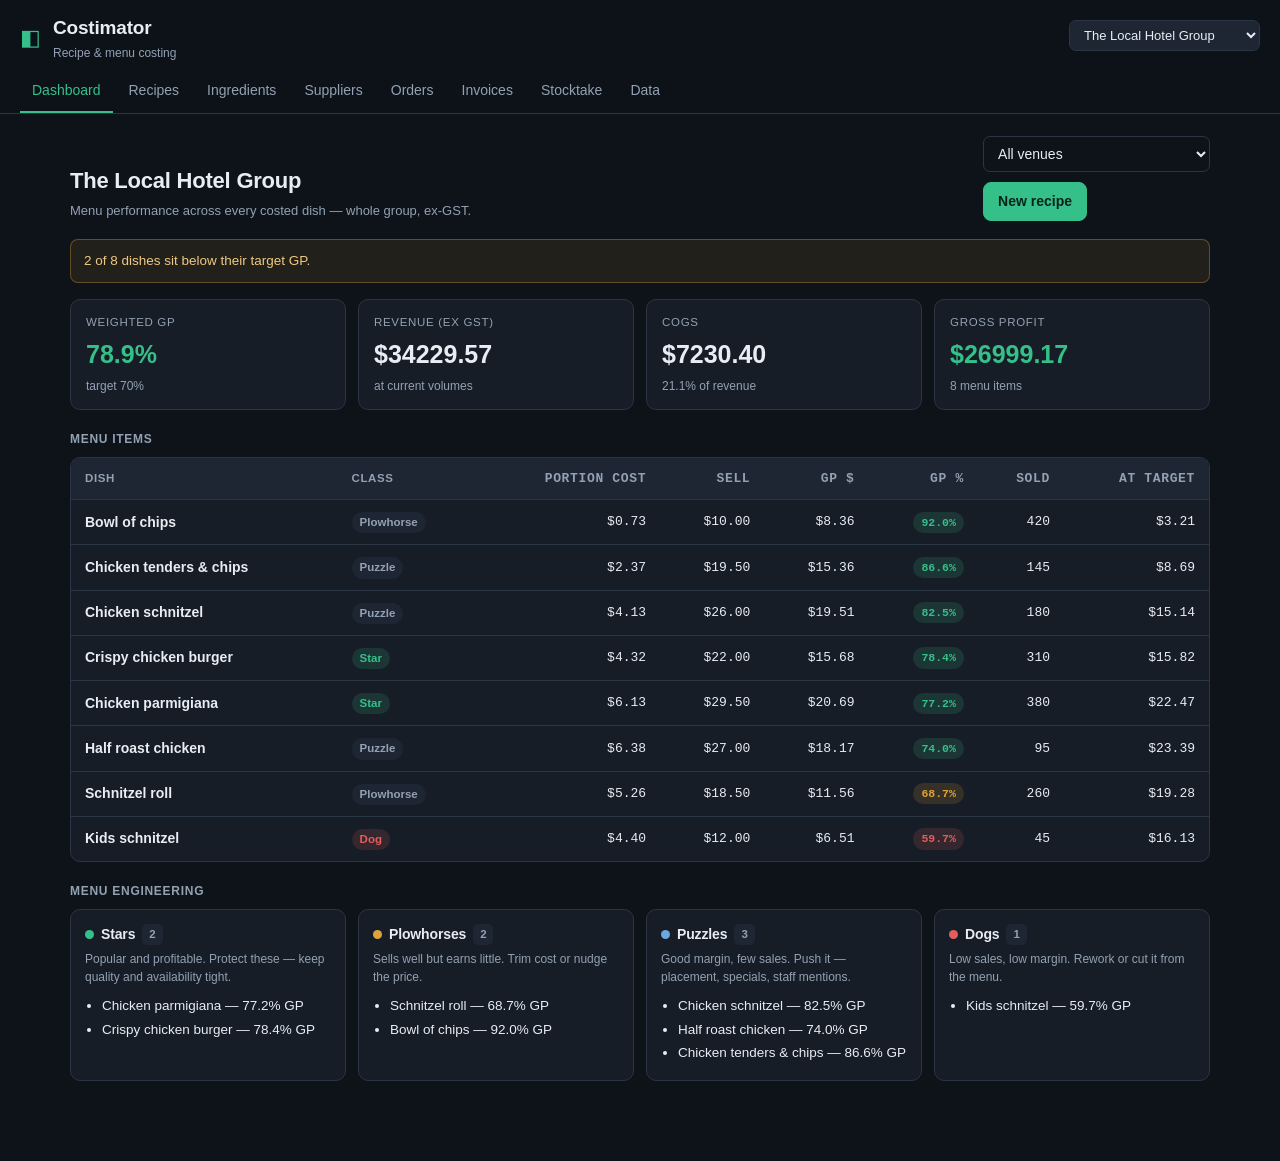
<file: costimator/index.html>
<!doctype html>
<html lang="en-AU">
<head>
<meta charset="utf-8">
<meta name="viewport" content="width=device-width, initial-scale=1, viewport-fit=cover">
<title>Costimator</title>
<meta name="description" content="Cost recipes to the cent: ingredient library, sub-recipes, yield factors, portion cost and GP% menu analysis.">
<meta name="theme-color" content="#12181f">
<link rel="manifest" href="manifest.webmanifest">
<link rel="icon" href="icons/icon-192.png" type="image/png">
<link rel="apple-touch-icon" href="icons/apple-touch-icon.png">
<link rel="stylesheet" href="css/styles.css">
</head>
<body>

<header class="topbar">
  <div class="topbar-row">
    <div class="brand">
      <span class="brand-mark" aria-hidden="true">◧</span>
      <div>
        <h1>Costimator</h1>
        <p class="brand-sub">Recipe &amp; menu costing</p>
      </div>
    </div>
    <select id="client-select" class="client-select" aria-label="Client"></select>
  </div>
  <nav class="tabs" role="tablist">
    <button class="tab" role="tab" data-view="dashboard">Dashboard</button>
    <button class="tab" role="tab" data-view="recipes">Recipes</button>
    <button class="tab" role="tab" data-view="ingredients">Ingredients</button>
    <button class="tab" role="tab" data-view="suppliers">Suppliers</button>
    <button class="tab" role="tab" data-view="orders">Orders</button>
    <button class="tab" role="tab" data-view="invoices">Invoices</button>
    <button class="tab" role="tab" data-view="stocktake">Stocktake</button>
    <button class="tab" role="tab" data-view="data">Data</button>
  </nav>
</header>

<main id="view" class="view" role="main"></main>

<div id="modal" class="modal" hidden>
  <div class="modal-backdrop" data-close></div>
  <div class="modal-panel" role="dialog" aria-modal="true" aria-labelledby="modal-title">
    <header class="modal-head">
      <h2 id="modal-title"></h2>
      <button class="icon-btn" data-close aria-label="Close">✕</button>
    </header>
    <div id="modal-body" class="modal-body"></div>
    <footer id="modal-foot" class="modal-foot"></footer>
  </div>
</div>

<div id="toast" class="toast" hidden></div>

<script src="js/units.js"></script>
<script src="js/costing.js"></script>
<script src="js/suppliers.js"></script>
<script src="js/stocktake.js"></script>
<script src="js/store.js"></script>
<script src="js/app.js"></script>
<script>
  if ('serviceWorker' in navigator && location.protocol.startsWith('http')) {
    navigator.serviceWorker.register('sw.js').catch(() => {});
  }
</script>
</body>
</html>
</file>
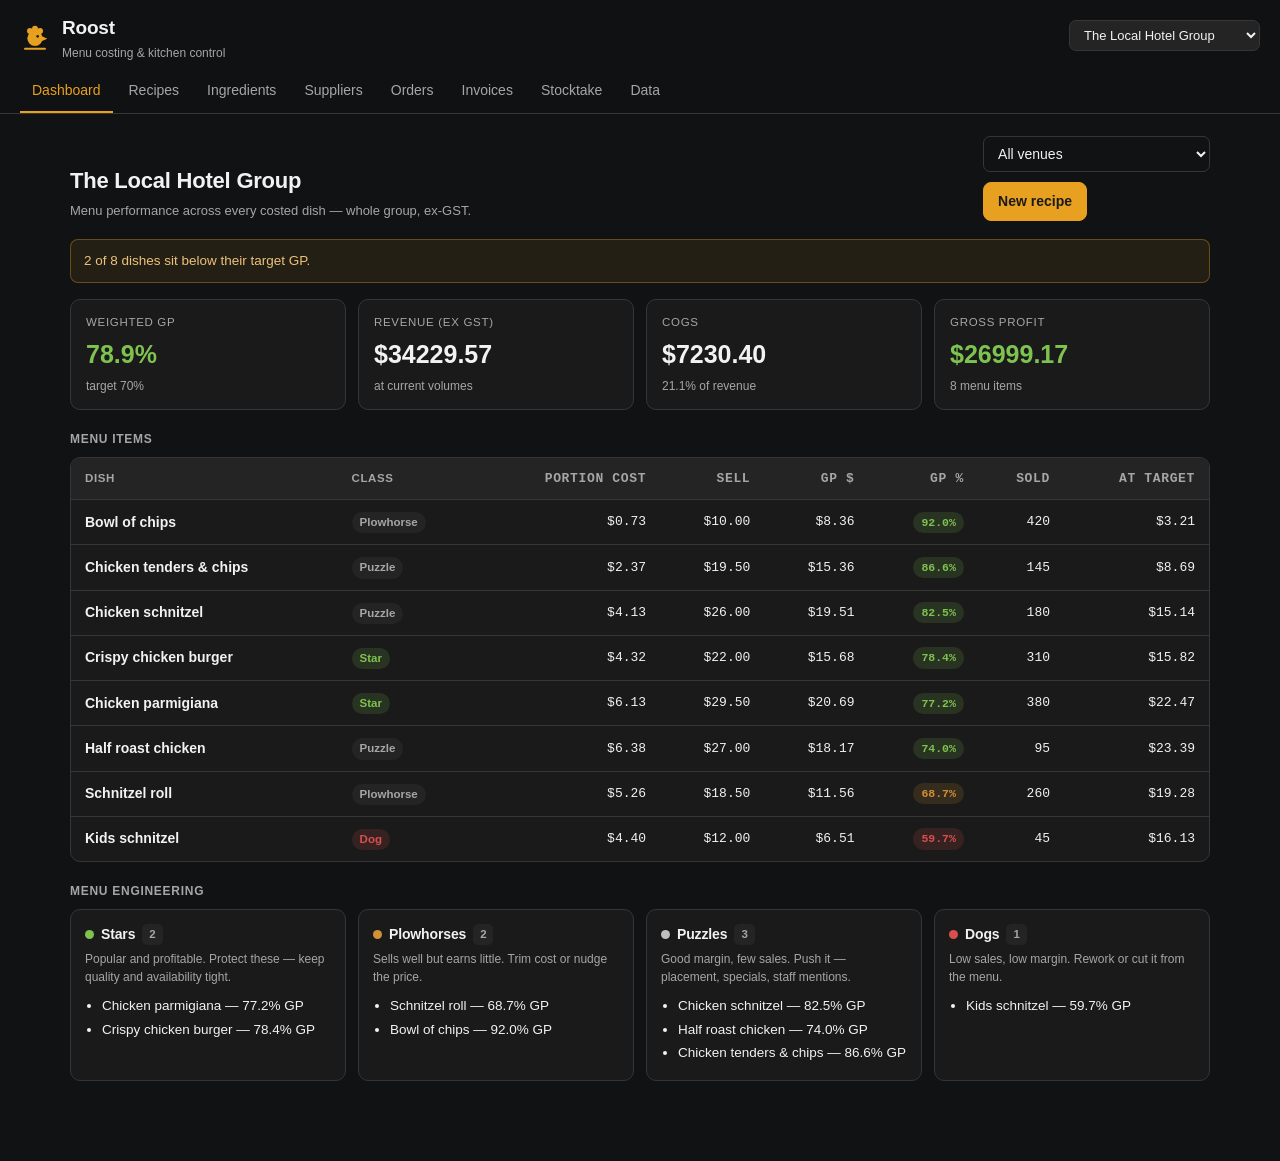
<file: roost/index.html>
<!doctype html>
<html lang="en-AU">
<head>
<meta charset="utf-8">
<meta name="viewport" content="width=device-width, initial-scale=1, viewport-fit=cover">
<title>Roost</title>
<meta name="description" content="Roost — menu costing and kitchen control: recipes, supplier prices, purchase orders, invoices and stocktake, with GP analysis weighted by sales.">
<meta name="theme-color" content="#1a1a1a">
<link rel="manifest" href="manifest.webmanifest">
<link rel="icon" href="icons/icon-192.png" type="image/png">
<link rel="apple-touch-icon" href="icons/apple-touch-icon.png">
<link rel="stylesheet" href="css/styles.css">
</head>
<body>

<header class="topbar">
  <div class="topbar-row">
    <div class="brand">
      <svg class="brand-mark" viewBox="0 0 90 90" aria-hidden="true">
        <!-- the roost mark: a bird settled on its perch -->
        <circle cx="30" cy="24" r="9" fill="#e8a020"/>
        <circle cx="45" cy="17" r="9" fill="#e8a020"/>
        <circle cx="60" cy="24" r="9" fill="#e8a020"/>
        <circle cx="45" cy="46" r="23" fill="#e8a020"/>
        <polygon points="66,40 82,47 66,54" fill="#e8a020"/>
        <circle cx="53" cy="40" r="4" fill="#1a1a1a"/>
        <rect x="12" y="74" width="66" height="6" rx="3" fill="#e8a020"/>
      </svg>
      <div>
        <h1>Roost</h1>
        <p class="brand-sub">Menu costing &amp; kitchen control</p>
      </div>
    </div>
    <select id="client-select" class="client-select" aria-label="Client"></select>
  </div>
  <nav class="tabs" role="tablist">
    <button class="tab" role="tab" data-view="dashboard">Dashboard</button>
    <button class="tab" role="tab" data-view="recipes">Recipes</button>
    <button class="tab" role="tab" data-view="ingredients">Ingredients</button>
    <button class="tab" role="tab" data-view="suppliers">Suppliers</button>
    <button class="tab" role="tab" data-view="orders">Orders</button>
    <button class="tab" role="tab" data-view="invoices">Invoices</button>
    <button class="tab" role="tab" data-view="stocktake">Stocktake</button>
    <button class="tab" role="tab" data-view="data">Data</button>
  </nav>
</header>

<main id="view" class="view" role="main"></main>

<div id="modal" class="modal" hidden>
  <div class="modal-backdrop" data-close></div>
  <div class="modal-panel" role="dialog" aria-modal="true" aria-labelledby="modal-title">
    <header class="modal-head">
      <h2 id="modal-title"></h2>
      <button class="icon-btn" data-close aria-label="Close">✕</button>
    </header>
    <div id="modal-body" class="modal-body"></div>
    <footer id="modal-foot" class="modal-foot"></footer>
  </div>
</div>

<div id="toast" class="toast" hidden></div>

<script src="js/units.js"></script>
<script src="js/costing.js"></script>
<script src="js/suppliers.js"></script>
<script src="js/stocktake.js"></script>
<script src="js/store.js"></script>
<script src="js/app.js"></script>
<script>
  if ('serviceWorker' in navigator && location.protocol.startsWith('http')) {
    navigator.serviceWorker.register('sw.js').catch(() => {});
  }
</script>
</body>
</html>
</file>
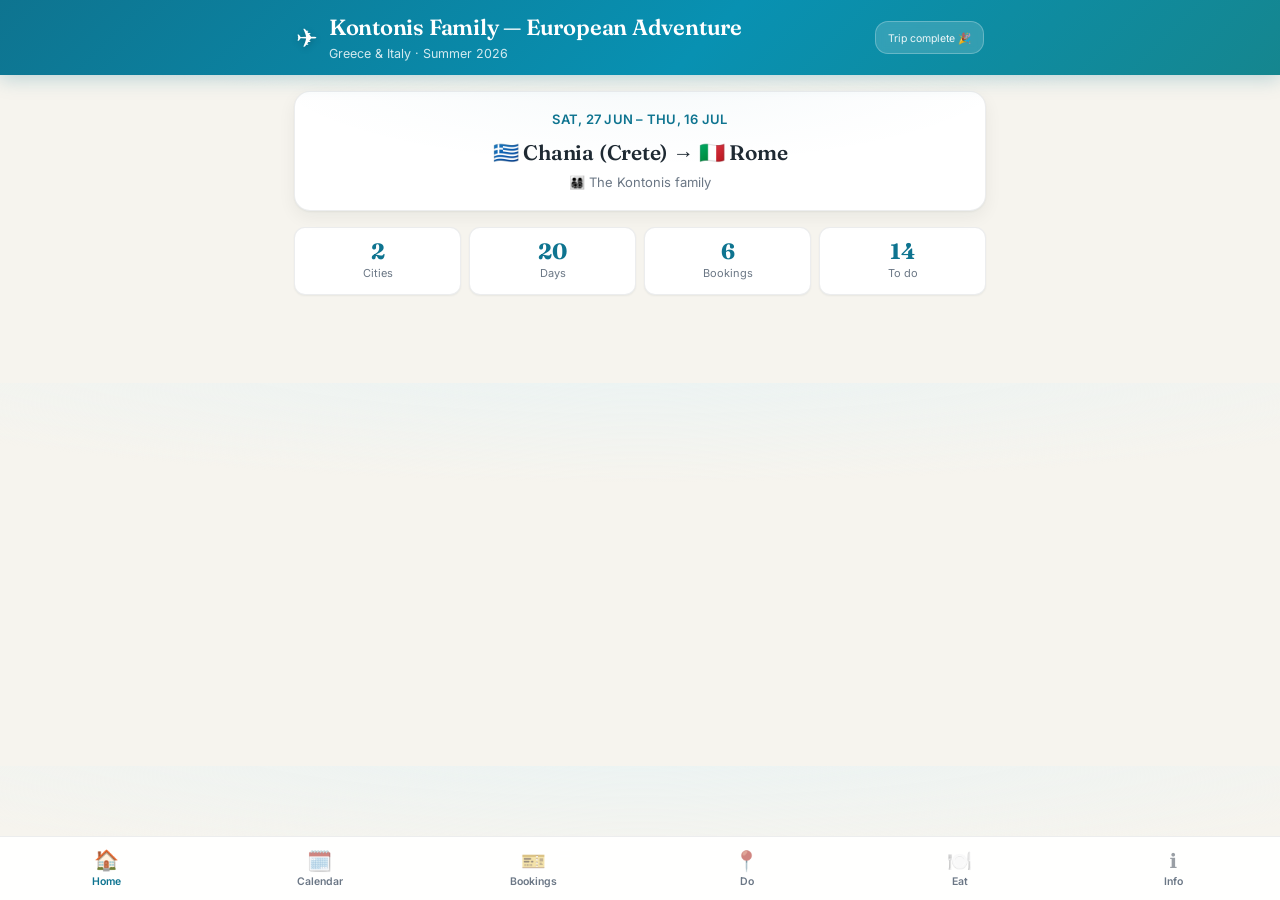
<file: trip/index.html>
<!doctype html>
<html lang="en">
<head>
  <meta charset="utf-8" />
  <meta name="viewport" content="width=device-width, initial-scale=1, viewport-fit=cover" />
  <title>European Adventure</title>
  <meta name="description" content="Our family trip — reservations, calendar, things to do and places to eat, all in one place." />
  <meta name="theme-color" content="#0e7490" />
  <link rel="manifest" href="manifest.webmanifest" />
  <link rel="apple-touch-icon" href="icons/apple-touch-icon.png" />
  <meta name="apple-mobile-web-app-capable" content="yes" />
  <meta name="apple-mobile-web-app-status-bar-style" content="black-translucent" />
  <link rel="preconnect" href="https://fonts.googleapis.com" />
  <link rel="preconnect" href="https://fonts.gstatic.com" crossorigin />
  <link href="https://fonts.googleapis.com/css2?family=Fraunces:opsz,wght@9..144,500;9..144,600;9..144,700&family=Inter:wght@400;500;600;700&display=swap" rel="stylesheet" />
  <link rel="stylesheet" href="css/styles.css" />
</head>
<body>
  <!-- App header -->
  <header class="app-header">
    <div class="app-header__inner">
      <div class="brand">
        <span class="brand__mark" aria-hidden="true">✈️</span>
        <div class="brand__text">
          <h1 id="trip-title">Trip</h1>
          <p id="trip-subtitle" class="muted"></p>
        </div>
      </div>
      <div id="countdown" class="countdown" aria-live="polite"></div>
    </div>
  </header>

  <!-- Screens -->
  <main id="app">
    <section id="view-home"    class="view" data-view="home"></section>
    <section id="view-calendar" class="view" data-view="calendar" hidden></section>
    <section id="view-reservations" class="view" data-view="reservations" hidden></section>
    <section id="view-todo"    class="view" data-view="todo" hidden></section>
    <section id="view-eat"     class="view" data-view="eat" hidden></section>
    <section id="view-info"    class="view" data-view="info" hidden></section>
  </main>

  <!-- Bottom tab bar -->
  <nav class="tabbar" aria-label="Sections">
    <button class="tab is-active" data-target="home" aria-current="page"><span class="tab__icon">🏠</span><span class="tab__label">Home</span></button>
    <button class="tab" data-target="calendar"><span class="tab__icon">🗓️</span><span class="tab__label">Calendar</span></button>
    <button class="tab" data-target="reservations"><span class="tab__icon">🎫</span><span class="tab__label">Bookings</span></button>
    <button class="tab" data-target="todo"><span class="tab__icon">📍</span><span class="tab__label">Do</span></button>
    <button class="tab" data-target="eat"><span class="tab__icon">🍽️</span><span class="tab__label">Eat</span></button>
    <button class="tab" data-target="info"><span class="tab__icon">ℹ️</span><span class="tab__label">Info</span></button>
  </nav>

  <script src="js/data.js"></script>
  <script src="js/app.js"></script>
  <script>
    if ("serviceWorker" in navigator) {
      window.addEventListener("load", () => navigator.serviceWorker.register("sw.js").catch(() => {}));
    }
  </script>
</body>
</html>
</file>
<file: costimator/css/styles.css>
:root {
  --bg: #0e1319;
  --surface: #161d26;
  --surface-2: #1d2632;
  --line: #2a3644;
  --text: #e8edf3;
  --muted: #93a1b3;
  --accent: #35c08a;
  --accent-dim: #1f6f52;
  --warn: #e0a33a;
  --bad: #e35d5d;
  --good: #35c08a;
  --radius: 10px;
  --mono: ui-monospace, SFMono-Regular, "SF Mono", Menlo, Consolas, monospace;
}

* { box-sizing: border-box; }

body {
  margin: 0;
  background: var(--bg);
  color: var(--text);
  font: 15px/1.5 -apple-system, BlinkMacSystemFont, "Segoe UI", Roboto, Helvetica, Arial, sans-serif;
  -webkit-font-smoothing: antialiased;
}

h1, h2, h3 { margin: 0; font-weight: 620; letter-spacing: -0.01em; }

/* ---------- top bar ---------- */

.topbar {
  position: sticky; top: 0; z-index: 20;
  background: rgba(14, 19, 25, 0.92);
  backdrop-filter: blur(8px);
  border-bottom: 1px solid var(--line);
  padding: 0 20px;
}

.topbar-row { display: flex; align-items: center; justify-content: space-between; gap: 12px; }
.brand { display: flex; align-items: center; gap: 12px; padding: 14px 0 10px; }
.client-select {
  width: auto; max-width: 230px; font-size: 13px; padding: 6px 28px 6px 10px;
  background: var(--surface-2); border-color: var(--line); border-radius: 7px;
}
.brand h1 { font-size: 19px; }
.brand-mark { color: var(--accent); font-size: 22px; line-height: 1; }
.brand-sub { margin: 1px 0 0; font-size: 12px; color: var(--muted); }

.tabs { display: flex; gap: 4px; overflow-x: auto; scrollbar-width: none; }
.tabs::-webkit-scrollbar { display: none; }

.tab {
  appearance: none; background: none; border: 0;
  border-bottom: 2px solid transparent;
  color: var(--muted); font: inherit; font-size: 14px;
  padding: 8px 12px 10px; cursor: pointer; white-space: nowrap;
}
.tab:hover { color: var(--text); }
.tab[aria-selected="true"] { color: var(--accent); border-bottom-color: var(--accent); }

/* ---------- layout ---------- */

.view { padding: 22px 20px 80px; max-width: 1180px; margin: 0 auto; }

.view-head {
  display: flex; align-items: flex-end; justify-content: space-between;
  gap: 16px; flex-wrap: wrap; margin-bottom: 18px;
}
.view-head h2 { font-size: 22px; }
.view-head p { margin: 4px 0 0; color: var(--muted); font-size: 13px; }

.row { display: flex; gap: 10px; align-items: center; flex-wrap: wrap; }
.spacer { flex: 1; }

/* ---------- cards & stats ---------- */

.card {
  background: var(--surface);
  border: 1px solid var(--line);
  border-radius: var(--radius);
  padding: 16px;
}

.stat-grid {
  display: grid; gap: 12px; margin-bottom: 20px;
  grid-template-columns: repeat(auto-fit, minmax(165px, 1fr));
}

.stat { background: var(--surface); border: 1px solid var(--line); border-radius: var(--radius); padding: 14px 15px; }
.stat-label { font-size: 11.5px; text-transform: uppercase; letter-spacing: 0.06em; color: var(--muted); }
.stat-value { font-size: 25px; font-weight: 640; margin-top: 5px; font-variant-numeric: tabular-nums; }
.stat-note { font-size: 12px; color: var(--muted); margin-top: 3px; }
.stat-value.good { color: var(--good); }
.stat-value.warn { color: var(--warn); }
.stat-value.bad { color: var(--bad); }

/* ---------- tables ---------- */

.table-wrap { overflow-x: auto; border: 1px solid var(--line); border-radius: var(--radius); background: var(--surface); }

table { width: 100%; border-collapse: collapse; font-size: 14px; }
thead th {
  text-align: left; font-size: 11.5px; text-transform: uppercase; letter-spacing: 0.05em;
  color: var(--muted); font-weight: 600; padding: 11px 14px;
  border-bottom: 1px solid var(--line); white-space: nowrap; background: var(--surface-2);
}
tbody td { padding: 11px 14px; border-bottom: 1px solid var(--line); vertical-align: middle; }
tbody tr:last-child td { border-bottom: 0; }
tbody tr.clickable { cursor: pointer; }
tbody tr.clickable:hover { background: var(--surface-2); }
.num { text-align: right; font-variant-numeric: tabular-nums; font-family: var(--mono); font-size: 13px; white-space: nowrap; }
.name-cell { font-weight: 560; }
.sub-note { display: block; font-size: 12px; color: var(--muted); font-weight: 400; margin-top: 2px; }

/* ---------- pills & badges ---------- */

.pill {
  display: inline-block; padding: 2px 8px; border-radius: 99px;
  font-size: 11.5px; font-weight: 600; white-space: nowrap;
}
.pill.good { background: rgba(53, 192, 138, 0.15); color: var(--good); }
.pill.warn { background: rgba(224, 163, 58, 0.15); color: var(--warn); }
.pill.bad { background: rgba(227, 93, 93, 0.15); color: var(--bad); }
.pill.neutral { background: var(--surface-2); color: var(--muted); }

.tag { font-size: 11.5px; color: var(--muted); background: var(--surface-2); padding: 2px 7px; border-radius: 5px; }

/* ---------- buttons ---------- */

button.btn {
  appearance: none; font: inherit; font-size: 14px; font-weight: 560;
  padding: 8px 14px; border-radius: 8px; cursor: pointer;
  background: var(--surface-2); color: var(--text); border: 1px solid var(--line);
}
button.btn:hover { border-color: #3b4a5c; }
button.btn.primary { background: var(--accent); border-color: var(--accent); color: #06231a; }
button.btn.primary:hover { filter: brightness(1.08); }
button.btn.danger { color: var(--bad); }
button.btn.danger:hover { border-color: var(--bad); }
button.btn.small { padding: 5px 10px; font-size: 13px; }

.icon-btn {
  appearance: none; background: none; border: 0; color: var(--muted);
  font-size: 15px; cursor: pointer; padding: 4px 7px; border-radius: 6px; line-height: 1;
}
.icon-btn:hover { color: var(--text); background: var(--surface-2); }

/* ---------- forms ---------- */

.field { display: flex; flex-direction: column; gap: 5px; margin-bottom: 13px; }
.field label { font-size: 12.5px; color: var(--muted); font-weight: 560; }
.field-hint { font-size: 11.5px; color: var(--muted); }

input, select, textarea {
  font: inherit; font-size: 14px; color: var(--text);
  background: var(--bg); border: 1px solid var(--line);
  border-radius: 7px; padding: 8px 10px; width: 100%;
}
input:focus, select:focus, textarea:focus { outline: 2px solid var(--accent-dim); outline-offset: -1px; border-color: var(--accent-dim); }
textarea { resize: vertical; min-height: 68px; }
input[type="search"] { max-width: 280px; }

.field-row { display: grid; gap: 12px; grid-template-columns: repeat(auto-fit, minmax(135px, 1fr)); }

.checkline { display: flex; align-items: center; gap: 8px; font-size: 14px; margin-bottom: 13px; }
.checkline input { width: auto; }

/* ---------- modal ---------- */

.modal { position: fixed; inset: 0; z-index: 50; display: flex; align-items: center; justify-content: center; padding: 20px; }
.modal[hidden] { display: none; }
.modal-backdrop { position: absolute; inset: 0; background: rgba(0, 0, 0, 0.6); }
.modal-panel {
  position: relative; background: var(--surface); border: 1px solid var(--line);
  border-radius: 12px; width: min(760px, 100%); max-height: 88vh; display: flex; flex-direction: column;
  box-shadow: 0 20px 60px rgba(0, 0, 0, 0.5);
}
.modal-panel.wide { width: min(1020px, 100%); }

/* stocktake count sheet */
.count-row {
  display: grid; grid-template-columns: 1fr 96px 96px 96px 92px; gap: 8px;
  align-items: center; padding: 6px 0; border-bottom: 1px solid var(--line);
}
.count-row:last-child { border-bottom: 0; }
.count-head {
  font-size: 10.5px; text-transform: uppercase; letter-spacing: 0.05em;
  color: var(--muted); font-weight: 620; border-bottom: 1px solid var(--line);
}
.count-row .item { font-size: 13.5px; font-weight: 560; }
.count-row .item .sub-note { margin-top: 0; }
.count-row .line-cost { font-family: var(--mono); font-size: 12.5px; color: var(--muted); text-align: right; }
.count-row input { padding: 6px 8px; font-size: 13px; }
.modal-head { display: flex; align-items: center; justify-content: space-between; padding: 15px 18px; border-bottom: 1px solid var(--line); }
.modal-head h2 { font-size: 16.5px; }
.modal-body { padding: 18px; overflow-y: auto; }
.modal-foot { display: flex; gap: 9px; justify-content: flex-end; padding: 13px 18px; border-top: 1px solid var(--line); flex-wrap: wrap; }
.modal-foot .spacer { flex: 1; }

/* ---------- recipe editor ---------- */

.line-row { display: grid; grid-template-columns: 1fr 90px 92px auto auto auto; gap: 8px; align-items: center; margin-bottom: 8px; }
.line-row.has-alt { margin-bottom: 4px; }
.line-row .line-cost { font-family: var(--mono); font-size: 13px; color: var(--muted); min-width: 62px; text-align: right; }
.line-error { color: var(--bad); font-size: 12px; margin: -4px 0 9px; }

/* the bought-in alternative, indented under its line */
.alt-row {
  display: grid; grid-template-columns: auto 1fr 78px 84px auto auto auto;
  gap: 8px; align-items: center; margin: 0 0 10px 18px;
  padding: 8px 10px 8px 0; border-left: 2px solid var(--line); padding-left: 12px;
}
.alt-row .line-cost { font-family: var(--mono); font-size: 13px; color: var(--muted); min-width: 62px; text-align: right; }
.alt-tag {
  font-size: 10.5px; text-transform: uppercase; letter-spacing: 0.05em; font-weight: 700;
  color: #6aa9e0; background: rgba(106, 169, 224, 0.14); padding: 3px 7px; border-radius: 5px; white-space: nowrap;
}
.tag.product { color: #6aa9e0; background: rgba(106, 169, 224, 0.14); margin-left: 6px; }

.source-toggle { display: inline-flex; border: 1px solid var(--line); border-radius: 7px; overflow: hidden; }
.source-toggle button {
  appearance: none; background: var(--bg); border: 0; color: var(--muted);
  font: inherit; font-size: 12px; font-weight: 600; padding: 5px 11px; cursor: pointer;
}
.source-toggle button + button { border-left: 1px solid var(--line); }
.source-toggle button:hover { color: var(--text); }
.source-toggle button.on { background: var(--accent); color: #06231a; }

/* supplier offers inside the ingredient editor */
.offer {
  border: 1px solid var(--line); border-radius: 9px;
  padding: 12px; margin-bottom: 10px; background: var(--bg);
}
.offer.active { border-color: var(--accent-dim); box-shadow: inset 3px 0 0 var(--accent); }
.offer-head { display: grid; grid-template-columns: 1fr 1fr auto auto; gap: 8px; align-items: center; margin-bottom: 10px; }
.offer-grid { display: grid; grid-template-columns: repeat(auto-fit, minmax(96px, 1fr)); gap: 8px; }
.offer-grid label { display: flex; flex-direction: column; gap: 4px; font-size: 11.5px; color: var(--muted); font-weight: 560; }
.offer-rates { display: flex; flex-wrap: wrap; gap: 14px; margin-top: 10px; font-size: 13px; color: var(--muted); }
.offer-rates b { color: var(--text); font-family: var(--mono); }
tbody tr.current { background: rgba(53, 192, 138, 0.05); }
.tag.seller { color: var(--accent); background: rgba(53, 192, 138, 0.14); margin-left: 6px; }

/* make-or-buy panel */
.mvb { background: var(--surface-2); border-radius: 9px; padding: 14px; margin-top: 6px; }
.mvb-options { display: grid; gap: 10px; grid-template-columns: 1fr 1fr; }
.mvb-side { background: var(--bg); border: 1px solid var(--line); border-radius: 8px; padding: 11px 13px; }
.mvb-side.win { border-color: var(--accent-dim); }
.mvb-side.active { box-shadow: inset 3px 0 0 var(--accent); }
.mvb-side .k { font-size: 11px; text-transform: uppercase; letter-spacing: 0.05em; color: var(--muted); }
.mvb-side .v { font-size: 21px; font-weight: 640; margin-top: 3px; font-variant-numeric: tabular-nums; }
.mvb-side.win .v { color: var(--good); }
.mvb-note { font-size: 11px; color: var(--muted); margin-top: 2px; min-height: 14px; }
.mvb-verdict { font-size: 14px; margin: 12px 0 4px; }
.mvb .field-hint { margin: 0; }

.summary-grid { display: grid; gap: 10px; grid-template-columns: repeat(auto-fit, minmax(120px, 1fr)); margin-top: 6px; }
.summary-cell { background: var(--surface-2); border-radius: 8px; padding: 10px 12px; }
.summary-cell .k { font-size: 11px; text-transform: uppercase; letter-spacing: 0.05em; color: var(--muted); }
.summary-cell .v { font-size: 18px; font-weight: 620; margin-top: 3px; font-variant-numeric: tabular-nums; }

.section-title { font-size: 12px; text-transform: uppercase; letter-spacing: 0.06em; color: var(--muted); margin: 20px 0 9px; font-weight: 620; }
.section-title:first-child { margin-top: 0; }

/* ---------- misc ---------- */

.empty { text-align: center; padding: 46px 20px; color: var(--muted); }
.empty p { margin: 0 0 14px; }

.banner { border-radius: 8px; padding: 11px 13px; font-size: 13.5px; margin-bottom: 16px; border: 1px solid; }
.banner.warn { background: rgba(224, 163, 58, 0.09); border-color: rgba(224, 163, 58, 0.35); color: #f0c883; }
.banner.bad { background: rgba(227, 93, 93, 0.09); border-color: rgba(227, 93, 93, 0.35); color: #f0a0a0; }

.toast {
  position: fixed; bottom: 22px; left: 50%; transform: translateX(-50%);
  background: var(--surface-2); border: 1px solid var(--line); color: var(--text);
  padding: 10px 17px; border-radius: 8px; font-size: 14px; z-index: 60;
  box-shadow: 0 8px 26px rgba(0, 0, 0, 0.45);
}
.toast[hidden] { display: none; }

.quadrant-grid { display: grid; gap: 12px; grid-template-columns: repeat(auto-fit, minmax(230px, 1fr)); }
.quadrant { background: var(--surface); border: 1px solid var(--line); border-radius: var(--radius); padding: 14px; }
.quadrant h3 { font-size: 14px; display: flex; align-items: center; gap: 7px; }
.quadrant .qdesc { font-size: 12px; color: var(--muted); margin: 5px 0 10px; }
.quadrant ul { margin: 0; padding-left: 17px; font-size: 13.5px; }
.quadrant li { margin-bottom: 3px; }
.quadrant .none { font-size: 13px; color: var(--muted); font-style: italic; }

.dot { width: 9px; height: 9px; border-radius: 50%; display: inline-block; }
.dot.star { background: var(--good); }
.dot.plowhorse { background: var(--warn); }
.dot.puzzle { background: #6aa9e0; }
.dot.dog { background: var(--bad); }

@media (max-width: 620px) {
  .view { padding: 18px 14px 70px; }
  .topbar { padding: 0 14px; }
  .line-row { grid-template-columns: 1fr 72px 80px auto auto; grid-auto-rows: auto; }
  .line-row .line-cost { grid-column: 1 / -1; text-align: left; }
  .alt-row { grid-template-columns: 1fr 72px 80px auto; margin-left: 8px; padding-left: 8px; }
  .alt-row .alt-tag, .alt-row .source-toggle { grid-column: 1 / -1; justify-self: start; }
  .alt-row .line-cost { grid-column: 1 / -1; text-align: left; }
  .mvb-options { grid-template-columns: 1fr; }
}
</file>
<file: roost/css/styles.css>
/* Roost — G&T Chickens brand system: black ground, white type, amber accent.
   Green and red are semantic only (pass/fail); red is never a brand colour. */
:root {
  --bg: #111214;
  --surface: #1a1a1a;
  --surface-2: #242424;
  --line: #363636;
  --text: #f2f2f2;
  --muted: #a6a6a6;
  --accent: #e8a020;
  --accent-dim: #8a610f;
  --warn: #d29136;
  --bad: #d94f4f;
  --good: #7ec350;
  --radius: 10px;
  --mono: ui-monospace, SFMono-Regular, "SF Mono", Menlo, Consolas, monospace;
}

* { box-sizing: border-box; }

body {
  margin: 0;
  background: var(--bg);
  color: var(--text);
  font: 15px/1.5 -apple-system, BlinkMacSystemFont, "Segoe UI", Roboto, Helvetica, Arial, sans-serif;
  -webkit-font-smoothing: antialiased;
}

h1, h2, h3 { margin: 0; font-weight: 620; letter-spacing: -0.01em; }

/* ---------- top bar ---------- */

.topbar {
  position: sticky; top: 0; z-index: 20;
  background: rgba(17, 18, 20, 0.92);
  backdrop-filter: blur(8px);
  border-bottom: 1px solid var(--line);
  padding: 0 20px;
}

.topbar-row { display: flex; align-items: center; justify-content: space-between; gap: 12px; }
.brand { display: flex; align-items: center; gap: 12px; padding: 14px 0 10px; }
.client-select {
  width: auto; max-width: 230px; font-size: 13px; padding: 6px 28px 6px 10px;
  background: var(--surface-2); border-color: var(--line); border-radius: 7px;
}
.brand h1 { font-size: 19px; }
.brand-mark { display: block; width: 30px; height: 30px; }
.brand-sub { margin: 1px 0 0; font-size: 12px; color: var(--muted); }

.tabs { display: flex; gap: 4px; overflow-x: auto; scrollbar-width: none; }
.tabs::-webkit-scrollbar { display: none; }

.tab {
  appearance: none; background: none; border: 0;
  border-bottom: 2px solid transparent;
  color: var(--muted); font: inherit; font-size: 14px;
  padding: 8px 12px 10px; cursor: pointer; white-space: nowrap;
}
.tab:hover { color: var(--text); }
.tab[aria-selected="true"] { color: var(--accent); border-bottom-color: var(--accent); }

/* ---------- layout ---------- */

.view { padding: 22px 20px 80px; max-width: 1180px; margin: 0 auto; }

.view-head {
  display: flex; align-items: flex-end; justify-content: space-between;
  gap: 16px; flex-wrap: wrap; margin-bottom: 18px;
}
.view-head h2 { font-size: 22px; }
.view-head p { margin: 4px 0 0; color: var(--muted); font-size: 13px; }

.row { display: flex; gap: 10px; align-items: center; flex-wrap: wrap; }
.spacer { flex: 1; }

/* ---------- cards & stats ---------- */

.card {
  background: var(--surface);
  border: 1px solid var(--line);
  border-radius: var(--radius);
  padding: 16px;
}

.stat-grid {
  display: grid; gap: 12px; margin-bottom: 20px;
  grid-template-columns: repeat(auto-fit, minmax(165px, 1fr));
}

.stat { background: var(--surface); border: 1px solid var(--line); border-radius: var(--radius); padding: 14px 15px; }
.stat-label { font-size: 11.5px; text-transform: uppercase; letter-spacing: 0.06em; color: var(--muted); }
.stat-value { font-size: 25px; font-weight: 640; margin-top: 5px; font-variant-numeric: tabular-nums; }
.stat-note { font-size: 12px; color: var(--muted); margin-top: 3px; }
.stat-value.good { color: var(--good); }
.stat-value.warn { color: var(--warn); }
.stat-value.bad { color: var(--bad); }

/* ---------- tables ---------- */

.table-wrap { overflow-x: auto; border: 1px solid var(--line); border-radius: var(--radius); background: var(--surface); }

table { width: 100%; border-collapse: collapse; font-size: 14px; }
thead th {
  text-align: left; font-size: 11.5px; text-transform: uppercase; letter-spacing: 0.05em;
  color: var(--muted); font-weight: 600; padding: 11px 14px;
  border-bottom: 1px solid var(--line); white-space: nowrap; background: var(--surface-2);
}
tbody td { padding: 11px 14px; border-bottom: 1px solid var(--line); vertical-align: middle; }
tbody tr:last-child td { border-bottom: 0; }
tbody tr.clickable { cursor: pointer; }
tbody tr.clickable:hover { background: var(--surface-2); }
.num { text-align: right; font-variant-numeric: tabular-nums; font-family: var(--mono); font-size: 13px; white-space: nowrap; }
.name-cell { font-weight: 560; }
.sub-note { display: block; font-size: 12px; color: var(--muted); font-weight: 400; margin-top: 2px; }

/* ---------- pills & badges ---------- */

.pill {
  display: inline-block; padding: 2px 8px; border-radius: 99px;
  font-size: 11.5px; font-weight: 600; white-space: nowrap;
}
.pill.good { background: rgba(126, 195, 80, 0.15); color: var(--good); }
.pill.warn { background: rgba(210, 145, 54, 0.15); color: var(--warn); }
.pill.bad { background: rgba(217, 79, 79, 0.15); color: var(--bad); }
.pill.neutral { background: var(--surface-2); color: var(--muted); }

.tag { font-size: 11.5px; color: var(--muted); background: var(--surface-2); padding: 2px 7px; border-radius: 5px; }

/* ---------- buttons ---------- */

button.btn {
  appearance: none; font: inherit; font-size: 14px; font-weight: 560;
  padding: 8px 14px; border-radius: 8px; cursor: pointer;
  background: var(--surface-2); color: var(--text); border: 1px solid var(--line);
}
button.btn:hover { border-color: #4a4a4a; }
button.btn.primary { background: var(--accent); border-color: var(--accent); color: #1a1a1a; }
button.btn.primary:hover { filter: brightness(1.08); }
button.btn.danger { color: var(--bad); }
button.btn.danger:hover { border-color: var(--bad); }
button.btn.small { padding: 5px 10px; font-size: 13px; }

.icon-btn {
  appearance: none; background: none; border: 0; color: var(--muted);
  font-size: 15px; cursor: pointer; padding: 4px 7px; border-radius: 6px; line-height: 1;
}
.icon-btn:hover { color: var(--text); background: var(--surface-2); }

/* ---------- forms ---------- */

.field { display: flex; flex-direction: column; gap: 5px; margin-bottom: 13px; }
.field label { font-size: 12.5px; color: var(--muted); font-weight: 560; }
.field-hint { font-size: 11.5px; color: var(--muted); }

input, select, textarea {
  font: inherit; font-size: 14px; color: var(--text);
  background: var(--bg); border: 1px solid var(--line);
  border-radius: 7px; padding: 8px 10px; width: 100%;
}
input:focus, select:focus, textarea:focus { outline: 2px solid var(--accent-dim); outline-offset: -1px; border-color: var(--accent-dim); }
textarea { resize: vertical; min-height: 68px; }
input[type="search"] { max-width: 280px; }

.field-row { display: grid; gap: 12px; grid-template-columns: repeat(auto-fit, minmax(135px, 1fr)); }

.checkline { display: flex; align-items: center; gap: 8px; font-size: 14px; margin-bottom: 13px; }
.checkline input { width: auto; }

/* ---------- modal ---------- */

.modal { position: fixed; inset: 0; z-index: 50; display: flex; align-items: center; justify-content: center; padding: 20px; }
.modal[hidden] { display: none; }
.modal-backdrop { position: absolute; inset: 0; background: rgba(0, 0, 0, 0.6); }
.modal-panel {
  position: relative; background: var(--surface); border: 1px solid var(--line);
  border-radius: 12px; width: min(760px, 100%); max-height: 88vh; display: flex; flex-direction: column;
  box-shadow: 0 20px 60px rgba(0, 0, 0, 0.5);
}
.modal-panel.wide { width: min(1020px, 100%); }

/* stocktake count sheet */
.count-row {
  display: grid; grid-template-columns: 1fr 96px 96px 96px 92px; gap: 8px;
  align-items: center; padding: 6px 0; border-bottom: 1px solid var(--line);
}
.count-row:last-child { border-bottom: 0; }
.count-head {
  font-size: 10.5px; text-transform: uppercase; letter-spacing: 0.05em;
  color: var(--muted); font-weight: 620; border-bottom: 1px solid var(--line);
}
.count-row .item { font-size: 13.5px; font-weight: 560; }
.count-row .item .sub-note { margin-top: 0; }
.count-row .line-cost { font-family: var(--mono); font-size: 12.5px; color: var(--muted); text-align: right; }
.count-row input { padding: 6px 8px; font-size: 13px; }
.modal-head { display: flex; align-items: center; justify-content: space-between; padding: 15px 18px; border-bottom: 1px solid var(--line); }
.modal-head h2 { font-size: 16.5px; }
.modal-body { padding: 18px; overflow-y: auto; }
.modal-foot { display: flex; gap: 9px; justify-content: flex-end; padding: 13px 18px; border-top: 1px solid var(--line); flex-wrap: wrap; }
.modal-foot .spacer { flex: 1; }

/* ---------- recipe editor ---------- */

.line-row { display: grid; grid-template-columns: 1fr 90px 92px auto auto auto; gap: 8px; align-items: center; margin-bottom: 8px; }
.line-row.has-alt { margin-bottom: 4px; }
.line-row .line-cost { font-family: var(--mono); font-size: 13px; color: var(--muted); min-width: 62px; text-align: right; }
.line-error { color: var(--bad); font-size: 12px; margin: -4px 0 9px; }

/* the bought-in alternative, indented under its line */
.alt-row {
  display: grid; grid-template-columns: auto 1fr 78px 84px auto auto auto;
  gap: 8px; align-items: center; margin: 0 0 10px 18px;
  padding: 8px 10px 8px 0; border-left: 2px solid var(--line); padding-left: 12px;
}
.alt-row .line-cost { font-family: var(--mono); font-size: 13px; color: var(--muted); min-width: 62px; text-align: right; }
.alt-tag {
  font-size: 10.5px; text-transform: uppercase; letter-spacing: 0.05em; font-weight: 700;
  color: #cfcfcf; background: rgba(191, 191, 191, 0.14); padding: 3px 7px; border-radius: 5px; white-space: nowrap;
}
.tag.product { color: #cfcfcf; background: rgba(191, 191, 191, 0.14); margin-left: 6px; }

.source-toggle { display: inline-flex; border: 1px solid var(--line); border-radius: 7px; overflow: hidden; }
.source-toggle button {
  appearance: none; background: var(--bg); border: 0; color: var(--muted);
  font: inherit; font-size: 12px; font-weight: 600; padding: 5px 11px; cursor: pointer;
}
.source-toggle button + button { border-left: 1px solid var(--line); }
.source-toggle button:hover { color: var(--text); }
.source-toggle button.on { background: var(--accent); color: #06231a; }

/* supplier offers inside the ingredient editor */
.offer {
  border: 1px solid var(--line); border-radius: 9px;
  padding: 12px; margin-bottom: 10px; background: var(--bg);
}
.offer.active { border-color: var(--accent-dim); box-shadow: inset 3px 0 0 var(--accent); }
.offer-head { display: grid; grid-template-columns: 1fr 1fr auto auto; gap: 8px; align-items: center; margin-bottom: 10px; }
.offer-grid { display: grid; grid-template-columns: repeat(auto-fit, minmax(96px, 1fr)); gap: 8px; }
.offer-grid label { display: flex; flex-direction: column; gap: 4px; font-size: 11.5px; color: var(--muted); font-weight: 560; }
.offer-rates { display: flex; flex-wrap: wrap; gap: 14px; margin-top: 10px; font-size: 13px; color: var(--muted); }
.offer-rates b { color: var(--text); font-family: var(--mono); }
tbody tr.current { background: rgba(232, 160, 32, 0.05); }
.tag.seller { color: var(--good); background: rgba(126, 195, 80, 0.14); margin-left: 6px; }

/* make-or-buy panel */
.mvb { background: var(--surface-2); border-radius: 9px; padding: 14px; margin-top: 6px; }
.mvb-options { display: grid; gap: 10px; grid-template-columns: 1fr 1fr; }
.mvb-side { background: var(--bg); border: 1px solid var(--line); border-radius: 8px; padding: 11px 13px; }
.mvb-side.win { border-color: var(--accent-dim); }
.mvb-side.active { box-shadow: inset 3px 0 0 var(--accent); }
.mvb-side .k { font-size: 11px; text-transform: uppercase; letter-spacing: 0.05em; color: var(--muted); }
.mvb-side .v { font-size: 21px; font-weight: 640; margin-top: 3px; font-variant-numeric: tabular-nums; }
.mvb-side.win .v { color: var(--good); }
.mvb-note { font-size: 11px; color: var(--muted); margin-top: 2px; min-height: 14px; }
.mvb-verdict { font-size: 14px; margin: 12px 0 4px; }
.mvb .field-hint { margin: 0; }

.summary-grid { display: grid; gap: 10px; grid-template-columns: repeat(auto-fit, minmax(120px, 1fr)); margin-top: 6px; }
.summary-cell { background: var(--surface-2); border-radius: 8px; padding: 10px 12px; }
.summary-cell .k { font-size: 11px; text-transform: uppercase; letter-spacing: 0.05em; color: var(--muted); }
.summary-cell .v { font-size: 18px; font-weight: 620; margin-top: 3px; font-variant-numeric: tabular-nums; }

.section-title { font-size: 12px; text-transform: uppercase; letter-spacing: 0.06em; color: var(--muted); margin: 20px 0 9px; font-weight: 620; }
.section-title:first-child { margin-top: 0; }

/* ---------- misc ---------- */

.empty { text-align: center; padding: 46px 20px; color: var(--muted); }
.empty p { margin: 0 0 14px; }

.banner { border-radius: 8px; padding: 11px 13px; font-size: 13.5px; margin-bottom: 16px; border: 1px solid; }
.banner.warn { background: rgba(232, 160, 32, 0.09); border-color: rgba(232, 160, 32, 0.35); color: #ecc27a; }
.banner.bad { background: rgba(217, 79, 79, 0.09); border-color: rgba(217, 79, 79, 0.35); color: #eda3a3; }

.toast {
  position: fixed; bottom: 22px; left: 50%; transform: translateX(-50%);
  background: var(--surface-2); border: 1px solid var(--line); color: var(--text);
  padding: 10px 17px; border-radius: 8px; font-size: 14px; z-index: 60;
  box-shadow: 0 8px 26px rgba(0, 0, 0, 0.45);
}
.toast[hidden] { display: none; }

.quadrant-grid { display: grid; gap: 12px; grid-template-columns: repeat(auto-fit, minmax(230px, 1fr)); }
.quadrant { background: var(--surface); border: 1px solid var(--line); border-radius: var(--radius); padding: 14px; }
.quadrant h3 { font-size: 14px; display: flex; align-items: center; gap: 7px; }
.quadrant .qdesc { font-size: 12px; color: var(--muted); margin: 5px 0 10px; }
.quadrant ul { margin: 0; padding-left: 17px; font-size: 13.5px; }
.quadrant li { margin-bottom: 3px; }
.quadrant .none { font-size: 13px; color: var(--muted); font-style: italic; }

.dot { width: 9px; height: 9px; border-radius: 50%; display: inline-block; }
.dot.star { background: var(--good); }
.dot.plowhorse { background: var(--warn); }
.dot.puzzle { background: #bfbfbf; }
.dot.dog { background: var(--bad); }

@media (max-width: 620px) {
  .view { padding: 18px 14px 70px; }
  .topbar { padding: 0 14px; }
  .line-row { grid-template-columns: 1fr 72px 80px auto auto; grid-auto-rows: auto; }
  .line-row .line-cost { grid-column: 1 / -1; text-align: left; }
  .alt-row { grid-template-columns: 1fr 72px 80px auto; margin-left: 8px; padding-left: 8px; }
  .alt-row .alt-tag, .alt-row .source-toggle { grid-column: 1 / -1; justify-self: start; }
  .alt-row .line-cost { grid-column: 1 / -1; text-align: left; }
  .mvb-options { grid-template-columns: 1fr; }
}
</file>
<file: trip/css/styles.css>
/* ============================================================
   European Adventure — trip companion
   Warm, bright, postcard feel. Mobile-first PWA.
   ============================================================ */

:root {
  --bg: #f6f4ee;
  --bg-2: #efece3;
  --surface: #ffffff;
  --surface-2: #fbfaf6;
  --line: rgba(20, 30, 40, 0.08);
  --line-2: rgba(20, 30, 40, 0.14);

  --text: #1f2a33;
  --muted: #6b7785;

  --teal: #0e7490;
  --teal-2: #0891b2;
  --terracotta: #c2563a;
  --gold: #d4a017;
  --plum: #7c3a6b;
  --green: #2f8f5b;

  --radius: 16px;
  --radius-sm: 11px;
  --shadow: 0 1px 2px rgba(20, 30, 40, .05), 0 6px 18px rgba(20, 30, 40, .06);
  --shadow-sm: 0 1px 2px rgba(20, 30, 40, .06);

  --header-h: 72px;
  --tab-h: 64px;
  --safe-top: env(safe-area-inset-top, 0px);
  --safe-bottom: env(safe-area-inset-bottom, 0px);

  --sans: "Inter", system-ui, -apple-system, Segoe UI, Roboto, sans-serif;
  --serif: "Fraunces", Georgia, "Times New Roman", serif;
}

* { box-sizing: border-box; }
html, body { margin: 0; padding: 0; }
body {
  font-family: var(--sans);
  color: var(--text);
  background:
    radial-gradient(120% 60% at 50% -10%, #e9f3f4 0%, transparent 60%),
    var(--bg);
  -webkit-font-smoothing: antialiased;
  line-height: 1.45;
  padding-bottom: calc(var(--tab-h) + var(--safe-bottom) + 12px);
}
.muted { color: var(--muted); }
code { font-family: ui-monospace, Menlo, monospace; background: var(--bg-2); padding: 1px 5px; border-radius: 5px; font-size: .85em; }
button { font-family: inherit; }

/* ── Header ───────────────────────────────────────────────── */
.app-header {
  position: sticky; top: 0; z-index: 30;
  padding-top: var(--safe-top);
  background: linear-gradient(135deg, var(--teal) 0%, var(--teal-2) 55%, #15868f 100%);
  color: #fff;
  box-shadow: 0 4px 18px rgba(14, 116, 144, .25);
}
.app-header__inner {
  max-width: 720px; margin: 0 auto;
  display: flex; align-items: center; justify-content: space-between; gap: 12px;
  padding: 12px 16px;
  min-height: var(--header-h);
}
.brand { display: flex; align-items: center; gap: 11px; min-width: 0; }
.brand__mark { font-size: 26px; filter: drop-shadow(0 2px 3px rgba(0,0,0,.2)); }
.brand__text { min-width: 0; }
.brand__text h1 {
  font-family: var(--serif); font-weight: 600; font-size: 20px; margin: 0;
  letter-spacing: -.01em; white-space: nowrap; overflow: hidden; text-overflow: ellipsis;
}
.brand__text .muted { color: rgba(255,255,255,.82); font-size: 12.5px; margin: 1px 0 0; }

.countdown {
  display: flex; flex-direction: column; align-items: center; justify-content: center;
  background: rgba(255,255,255,.16); border: 1px solid rgba(255,255,255,.25);
  border-radius: 13px; padding: 6px 12px; min-width: 64px; text-align: center;
  backdrop-filter: blur(4px); flex-shrink: 0;
}
.countdown__big { font-family: var(--serif); font-weight: 700; font-size: 22px; line-height: 1; }
.countdown__lbl { font-size: 10.5px; opacity: .92; margin-top: 3px; white-space: nowrap; }

/* ── Layout ───────────────────────────────────────────────── */
#app { max-width: 720px; margin: 0 auto; padding: 16px 14px 8px; }
.view { animation: fade .25s ease; }
@keyframes fade { from { opacity: 0; transform: translateY(6px); } to { opacity: 1; transform: none; } }

.section-title { display: flex; align-items: baseline; justify-content: space-between; margin: 18px 2px 10px; }
.section-title:first-child { margin-top: 4px; }
.section-title h2 { font-family: var(--serif); font-size: 19px; font-weight: 600; margin: 0; letter-spacing: -.01em; }
.count { font-size: 12.5px; }
.stack { display: flex; flex-direction: column; gap: 10px; }

/* ── Hero ─────────────────────────────────────────────────── */
.hero {
  background: var(--surface); border: 1px solid var(--line); border-radius: var(--radius);
  padding: 18px; box-shadow: var(--shadow); text-align: center; margin-bottom: 4px;
  position: relative; overflow: hidden;
}
.hero::before {
  content: ""; position: absolute; inset: 0; opacity: .5;
  background: radial-gradient(80% 120% at 50% -20%, rgba(14,116,144,.08), transparent 70%);
}
.hero__dates { position: relative; color: var(--teal); font-weight: 600; font-size: 13px; letter-spacing: .02em; text-transform: uppercase; }
.hero__route { position: relative; font-family: var(--serif); font-size: 21px; font-weight: 600; margin: 8px 0 6px; letter-spacing: -.01em; }
.hero__people { position: relative; font-size: 13px; }

/* ── Stats ────────────────────────────────────────────────── */
.stats { display: grid; grid-template-columns: repeat(4, 1fr); gap: 8px; margin: 16px 0 4px; }
.stat { background: var(--surface); border: 1px solid var(--line); border-radius: var(--radius-sm); padding: 12px 6px; text-align: center; box-shadow: var(--shadow-sm); }
.stat__n { font-family: var(--serif); font-weight: 700; font-size: 22px; color: var(--teal); line-height: 1; }
.stat__l { font-size: 11px; color: var(--muted); margin-top: 4px; }

/* ── Event card ───────────────────────────────────────────── */
.ev {
  display: grid; grid-template-columns: 58px 30px 1fr; align-items: start; gap: 10px;
  background: var(--surface); border: 1px solid var(--line); border-radius: var(--radius-sm);
  padding: 12px; box-shadow: var(--shadow-sm); border-left: 4px solid var(--teal);
}
.ev--flight { border-left-color: var(--teal); }
.ev--train  { border-left-color: var(--green); }
.ev--hotel  { border-left-color: var(--plum); }
.ev--tour, .ev--activity { border-left-color: var(--gold); }
.ev--restaurant { border-left-color: var(--terracotta); }
.ev--transfer, .ev--car { border-left-color: var(--muted); }
.ev--note { border-left-color: var(--line-2); }
.ev__time { display: flex; flex-direction: column; }
.ev__t { font-weight: 700; font-size: 13.5px; color: var(--text); }
.ev__t2 { font-size: 11.5px; color: var(--muted); }
.ev__icon { font-size: 20px; text-align: center; }
.ev__title { font-weight: 600; font-size: 15px; }
.ev__sub { font-size: 13px; color: var(--muted); margin-top: 2px; }
.ev__detail { margin-top: 6px; display: flex; flex-direction: column; gap: 2px; }
.ev__line { font-size: 12.5px; color: var(--muted); }

/* ── Day / timeline ───────────────────────────────────────── */
.day { background: var(--surface); border: 1px solid var(--line); border-radius: var(--radius); box-shadow: var(--shadow-sm); margin-bottom: 14px; overflow: hidden; }
.day__head { display: flex; align-items: center; gap: 12px; padding: 12px 14px; background: var(--surface-2); border-bottom: 1px solid var(--line); }
.day__head.is-today { background: linear-gradient(135deg, rgba(14,116,144,.1), rgba(8,145,178,.06)); }
.day__date { display: flex; flex-direction: column; align-items: center; justify-content: center; width: 50px; flex-shrink: 0; line-height: 1.05; }
.day__dow { font-size: 10.5px; text-transform: uppercase; letter-spacing: .04em; color: var(--muted); }
.day__num { font-family: var(--serif); font-weight: 700; font-size: 24px; color: var(--teal); }
.day__mon { font-size: 10.5px; text-transform: uppercase; color: var(--muted); }
.day__meta { flex: 1; min-width: 0; }
.day__title { font-weight: 600; font-size: 15px; }
.day__city { font-size: 12.5px; margin-top: 1px; }
.day__body { padding: 12px; display: flex; flex-direction: column; gap: 10px; }
.day__body .ev { box-shadow: none; }
.day__empty { font-size: 13px; font-style: italic; padding: 2px; }
.pill { font-size: 11px; font-weight: 700; padding: 3px 9px; border-radius: 999px; }
.pill--today { background: var(--teal); color: #fff; }

/* ── Reservation cards ────────────────────────────────────── */
.card { background: var(--surface); border: 1px solid var(--line); border-radius: var(--radius); box-shadow: var(--shadow-sm); overflow: hidden; }
.card__head { display: flex; align-items: center; gap: 12px; padding: 13px 14px; border-bottom: 1px solid var(--line); }
.card__icon { font-size: 24px; }
.card__head > div:nth-child(2) { flex: 1; min-width: 0; }
.card__title { font-family: var(--serif); font-weight: 600; font-size: 16px; }
.card__type { font-size: 12px; margin-top: 1px; }
.card__body { padding: 12px 14px; display: flex; flex-direction: column; gap: 7px; }
.kv { display: flex; gap: 10px; font-size: 13.5px; }
.kv__k { color: var(--muted); width: 78px; flex-shrink: 0; }
.kv__v { font-weight: 500; }
.res__notes { font-size: 13px; color: var(--muted); background: var(--bg-2); padding: 8px 10px; border-radius: 9px; margin-top: 2px; }
.conf {
  display: flex; flex-direction: column; align-items: flex-end; gap: 1px;
  border: 1px dashed var(--line-2); background: var(--surface-2); border-radius: 10px;
  padding: 6px 10px; cursor: pointer; flex-shrink: 0;
}
.conf:active { transform: scale(.97); }
.conf__k { font-size: 9.5px; text-transform: uppercase; letter-spacing: .05em; color: var(--muted); }
.conf__v { font-weight: 700; font-size: 13.5px; color: var(--teal); font-family: ui-monospace, Menlo, monospace; }

/* ── Reminder rows ────────────────────────────────────────── */
.reminder, .todo {
  display: flex; gap: 11px; align-items: flex-start;
  background: var(--surface); border: 1px solid var(--line); border-radius: var(--radius-sm);
  padding: 11px 12px; box-shadow: var(--shadow-sm);
}
.reminder.is-done, .todo.is-done { opacity: .55; }
.reminder.is-done .reminder__title, .todo.is-done .todo__title { text-decoration: line-through; }
.reminder__title, .todo__title { font-weight: 600; font-size: 14.5px; }
.reminder__meta, .reminder__notes, .todo__meta { font-size: 12.5px; margin-top: 2px; }
.check {
  width: 24px; height: 24px; flex-shrink: 0; border-radius: 7px; margin-top: 1px;
  border: 2px solid var(--line-2); background: var(--surface); cursor: pointer;
  color: #fff; font-size: 14px; font-weight: 700; line-height: 1; display: grid; place-items: center;
  transition: background .15s, border-color .15s;
}
.check.is-done { background: var(--green); border-color: var(--green); }
.reminder__body, .todo__body { flex: 1; min-width: 0; }

/* ── City grouping ────────────────────────────────────────── */
.city-head { font-family: var(--serif); font-weight: 600; font-size: 16px; margin: 18px 2px 9px; color: var(--terracotta); }
.city-head:first-of-type { margin-top: 6px; }

/* ── Eat cards ────────────────────────────────────────────── */
.eat { display: flex; align-items: center; gap: 12px; background: var(--surface); border: 1px solid var(--line); border-radius: var(--radius-sm); padding: 12px; box-shadow: var(--shadow-sm); }
.eat__main { flex: 1; min-width: 0; }
.eat__name { font-weight: 600; font-size: 15px; }
.eat__meta { font-size: 12.5px; margin-top: 1px; }
.eat__notes { font-size: 12.5px; color: var(--text); margin-top: 4px; opacity: .85; }
.eat__res { font-size: 11.5px; font-weight: 600; color: var(--green); background: rgba(47,143,91,.1); padding: 5px 9px; border-radius: 9px; text-align: center; flex-shrink: 0; max-width: 110px; }
.eat__res--none { color: var(--muted); background: var(--bg-2); font-weight: 500; }

/* ── Info ─────────────────────────────────────────────────── */
.info-h { font-family: var(--serif); font-size: 16px; font-weight: 600; margin: 20px 2px 9px; }
.info-row { display: flex; align-items: center; gap: 12px; background: var(--surface); border: 1px solid var(--line); border-radius: var(--radius-sm); padding: 12px; box-shadow: var(--shadow-sm); text-decoration: none; color: inherit; }
.info-row__icon { font-size: 20px; width: 26px; text-align: center; }
.info-row__title { font-weight: 600; font-size: 14.5px; }
.info-row--link:active { transform: scale(.99); }
.footer-note { font-size: 12.5px; margin: 22px 2px 8px; text-align: center; }

/* ── Tab bar ──────────────────────────────────────────────── */
.tabbar {
  position: fixed; bottom: 0; left: 0; right: 0; z-index: 40;
  display: flex; justify-content: space-around;
  background: rgba(255,255,255,.94); backdrop-filter: blur(12px);
  border-top: 1px solid var(--line);
  padding-bottom: var(--safe-bottom);
  height: calc(var(--tab-h) + var(--safe-bottom));
}
.tab {
  flex: 1; display: flex; flex-direction: column; align-items: center; justify-content: center; gap: 2px;
  border: none; background: none; cursor: pointer; color: var(--muted);
  padding: 8px 2px; transition: color .15s; max-width: 120px;
}
.tab__icon { font-size: 20px; filter: grayscale(.4); opacity: .7; transition: all .15s; }
.tab__label { font-size: 10.5px; font-weight: 600; }
.tab.is-active { color: var(--teal); }
.tab.is-active .tab__icon { filter: none; opacity: 1; transform: translateY(-1px); }

@media (min-width: 600px) {
  .brand__text h1 { font-size: 22px; }
  .ev__title { font-size: 15.5px; }
}
</file>
